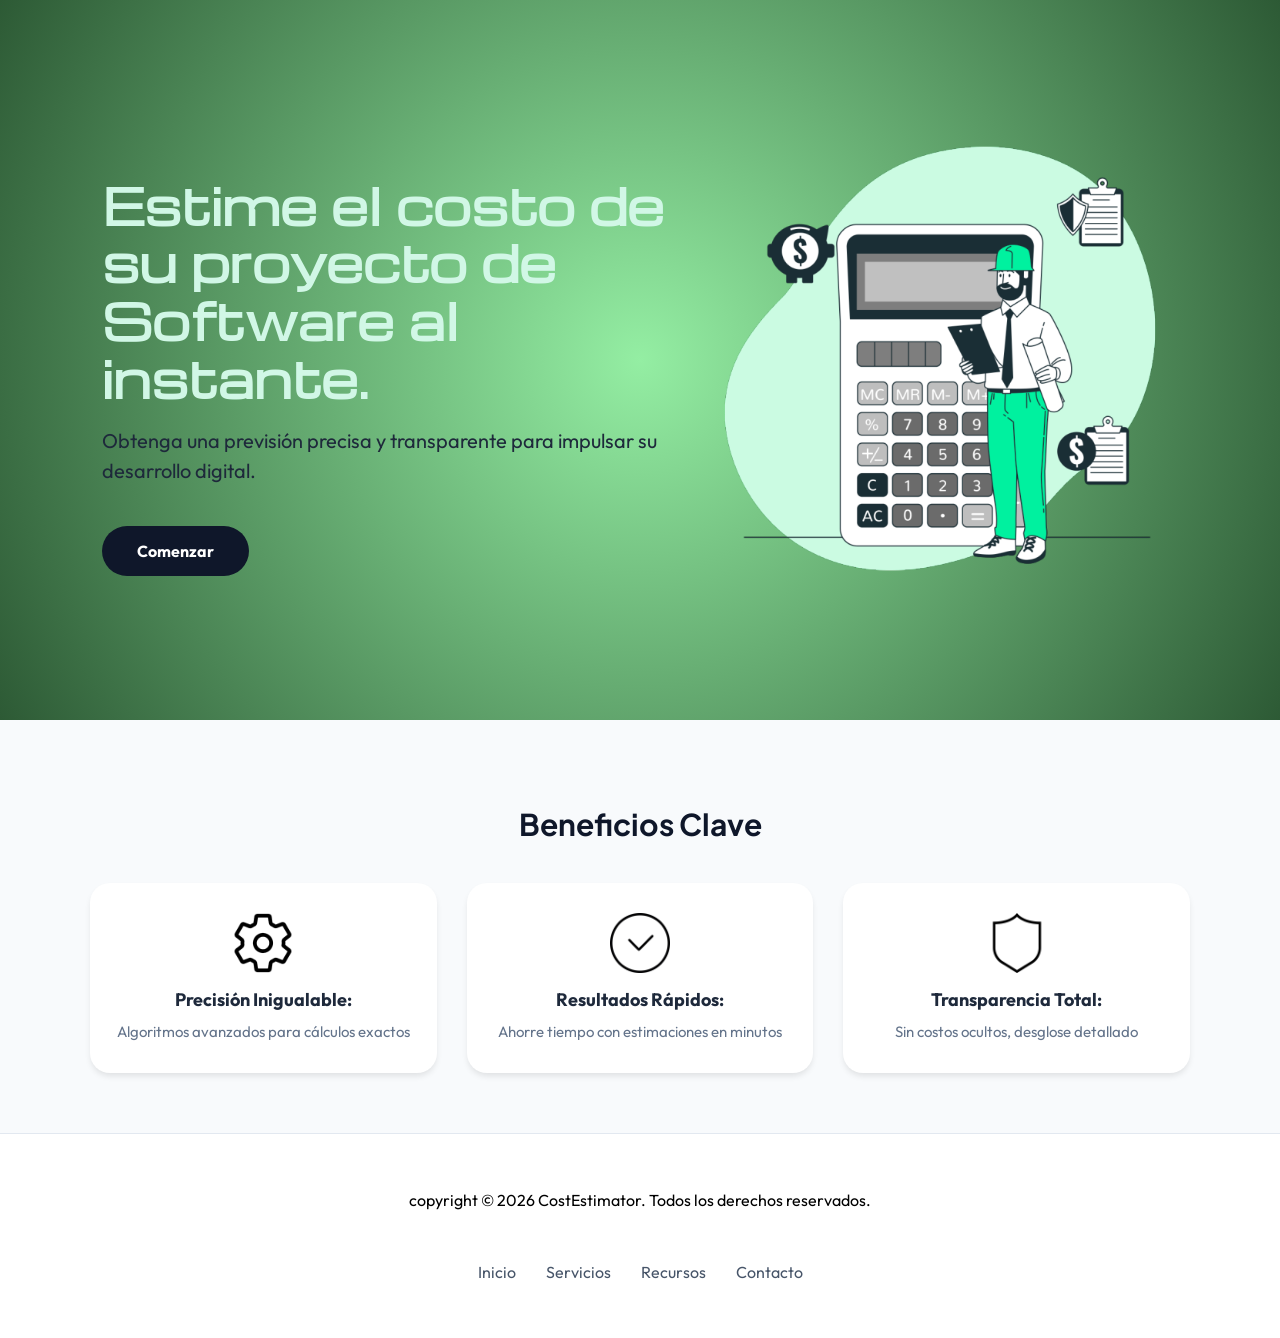
<file: index.html>
<!DOCTYPE html>
<html lang="es">
<head>
    <meta charset="UTF-8">
    <meta name="viewport" content="width=device-width, initial-scale=1.0">
    <title>CostEstimator</title>
    
    <link rel="stylesheet" href="estilos.css">
    <link rel="preconnect" href="https://fonts.googleapis.com">
    <link rel="preconnect" href="https://fonts.gstatic.com" crossorigin>
    <link href="https://fonts.googleapis.com/css2?family=Bricolage+Grotesque:opsz,wght@12..96,200..800&family=Michroma&family=Outfit:wght@100..900&family=Plus+Jakarta+Sans:wght@200..800&display=swap" rel="stylesheet">
</head>

<body>

    <header class="hero-container">
        <div class="hero-tittle">
            <h1>Estime el costo de su proyecto de Software al instante.</h1>
            <p>Obtenga una previsión precisa y transparente para impulsar su desarrollo digital.</p>
            <a href="/paso2.html" class="botoncomenzar">Comenzar</a>
        </div>

        <div class="illustration">
            <img src="imagenprincipal.webp" alt="ilustracion principal">
        </div>
    </header>

    <main> 
        <section class="beneficios">
            <h2>Beneficios Clave</h2>
            <ul class="lista-beneficios">
                <li>
                    <img src="icono1beneficios.webp" alt="icono precision">
                    <strong>Precisión Inigualable:</strong>
                    <p>Algoritmos avanzados para cálculos exactos</p>
                </li>
                <li>
                    <img src="icono2beneficios.png" alt="icono cronometro">
                    <strong>Resultados Rápidos:</strong>
                    <p>Ahorre tiempo con estimaciones en minutos</p>
                </li>
                <li>
                    <img src="icono3beneficios.png" alt="icono de seguridad">
                    <strong>Transparencia Total:</strong>
                    <p>Sin costos ocultos, desglose detallado</p>
                </li>
            </ul>
        </section> 
    </main>

    <footer>
        <div class="navprincipal">
            <p>copyright &copy; 2026 CostEstimator. Todos los derechos reservados.</p>
            <ul class="nav-linksprincipal"> 
                <li><a href="/Index.html">Inicio</a></li>
                <li><a href="/paso2.html">Servicios</a></li>
                <li><a href="/paso3.html">Recursos</a></li>
                <li><a href="/paso4.html">Contacto</a></li>
            </ul>
        </div>
    </footer>

</body>
</html>
</file>
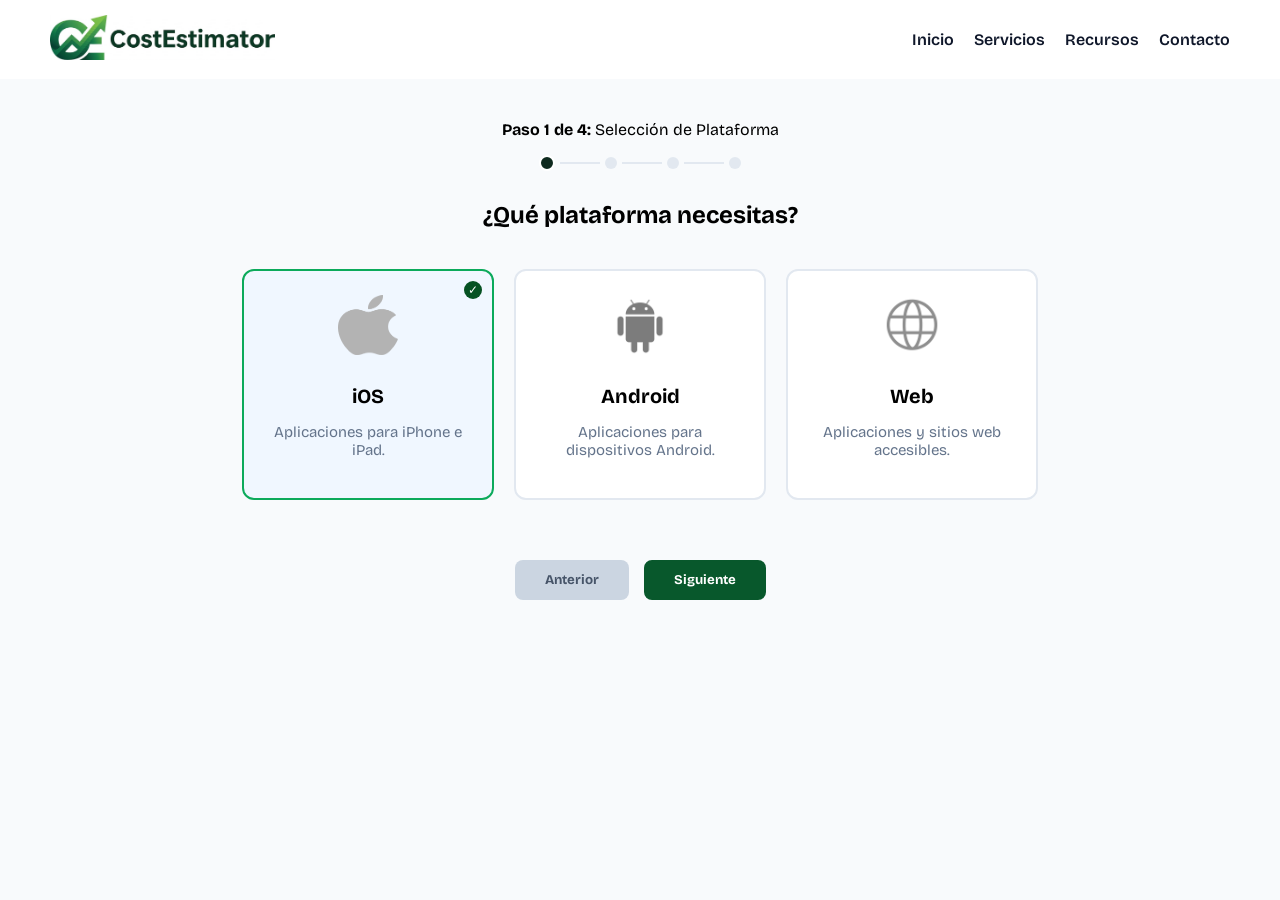
<file: paso2.html>
<!DOCTYPE html>
<html lang="es">
<head>
    <meta charset="UTF-8">
    <meta name="viewport" content="width=device-width, initial-scale=1.0">
    <title>CostEstimator - Paso 1</title>
    <link rel="stylesheet" href="estilospaso2.css">
    <link rel="preconnect" href="https://fonts.googleapis.com">
    <link rel="preconnect" href="https://fonts.gstatic.com" crossorigin>
    <link href="https://fonts.googleapis.com/css2?family=Bricolage+Grotesque:opsz,wght@12..96,200..800&display=swap" rel="stylesheet">
</head>

<body>

    <header>
        <div class="encabezado">
            <img src="logo.jpeg" alt="CostEstimator">
        </div>
        <nav class="navegacion">
            <ul class="enlaces-nav">
                <li><a href="/Index.html">Inicio</a></li>
                <li><a href="/paso2.html">Servicios</a></li>
                <li><a href="/paso3.html">Recursos</a></li>
                <li><a href="/paso4.html">Contacto</a></li>
            </ul>
        </nav>
    </header>

    <main class="cuestionario">
        <div class="contenedor-progreso">
            <p><strong>Paso 1 de 4:</strong> Selección de Plataforma</p>
            <div class="barra-progreso-ui">
                <span class="punto activo"></span>
                <span class="linea"></span>
                <span class="punto"></span>
                <span class="linea"></span>
                <span class="punto"></span>
                <span class="linea"></span>
                <span class="punto"></span>

            </div>
        </div>

        <section class="titulo-paso">
            <h1>¿Qué plataforma necesitas?</h1>
        </section>

        <section class="contenedor-tarjetas">
            
            <input type="radio" name="plataforma" id="ios" class="entrada-radio" checked>
            <label for="ios" class="tarjeta">
                <div class="marca-seleccion">✓</div>
                <img src="logoapple.png" alt="iOS">
                <h3>iOS</h3>
                <p>Aplicaciones para iPhone e iPad.</p>
            </label>

            <input type="radio" name="plataforma" id="android" class="entrada-radio">
            <label for="android" class="tarjeta">
                <div class="marca-seleccion">✓</div>
                <img src="icone-android-grise.png" alt="Android">
                <h3>Android</h3>
                <p>Aplicaciones para dispositivos Android.</p>
            </label>

            <input type="radio" name="plataforma" id="web" class="entrada-radio">
            <label for="web" class="tarjeta">
                <div class="marca-seleccion">✓</div>
                <img src="iconoweb.png" alt="Web">
                <h3>Web</h3>
                <p>Aplicaciones y sitios web accesibles.</p>
            </label>

        </section>

        <div class="controles">
            <a href="/Index.html" class="btn-anterior">Anterior</a>
             <a href="/paso3.html" class="btn-siguiente">Siguiente</a>
        </div>
    </main>

</body>
</html>
</file>
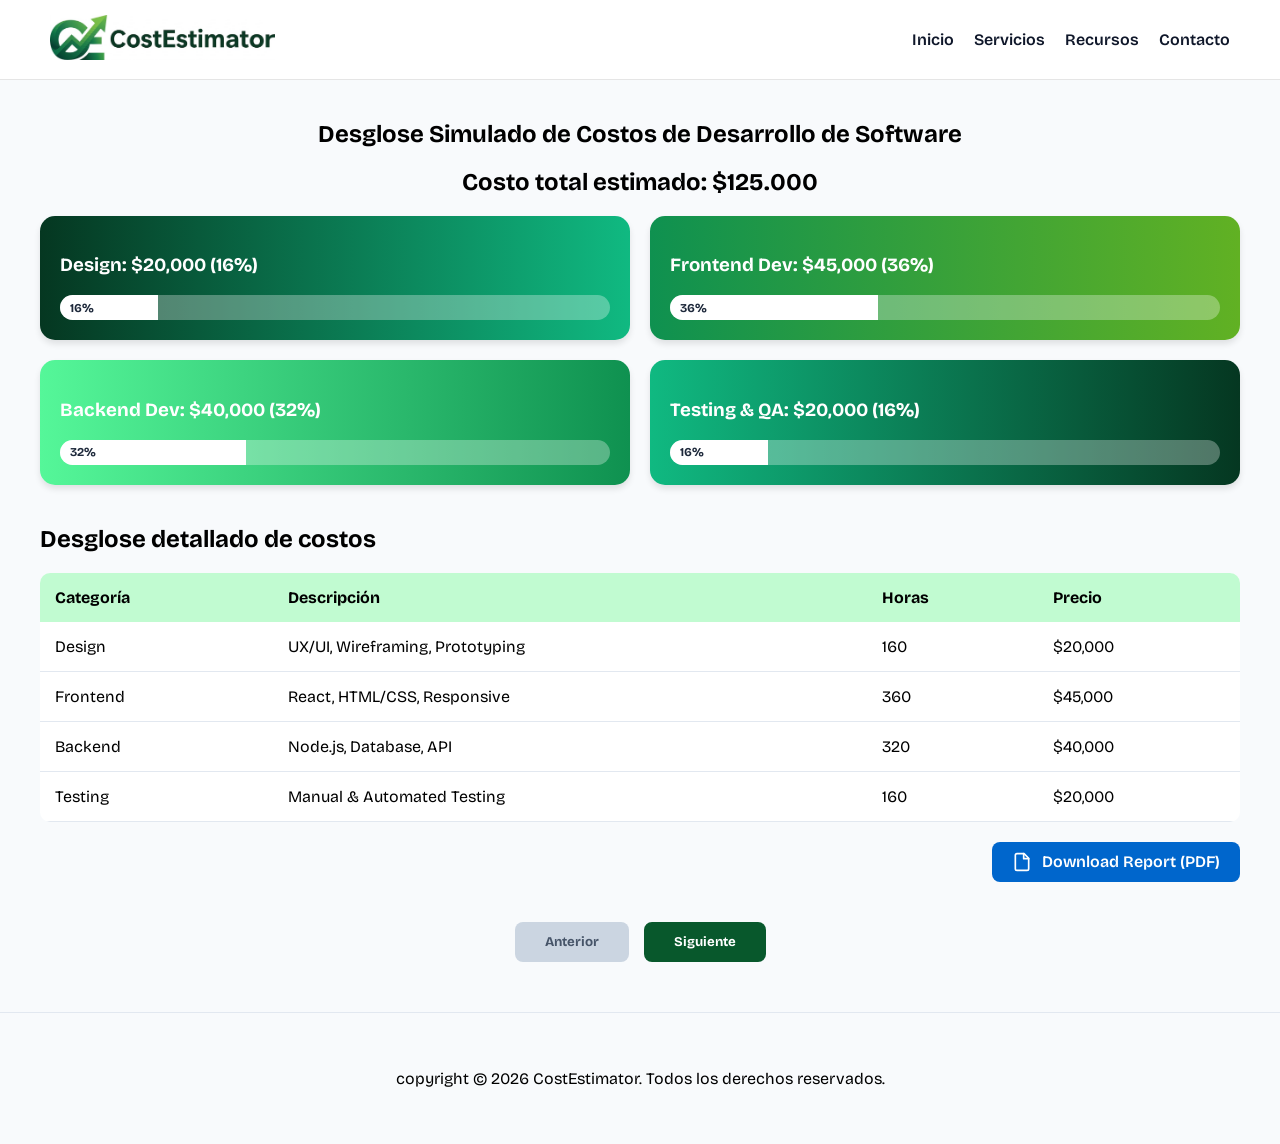
<file: paso3.html>
<!DOCTYPE html>
<html lang="en">
<head>
    <meta charset="UTF-8">
    <meta name="viewport" content="width=device-width, initial-scale=1.0">
    <title>CostEstimator - Recursos</title>
    <link rel="stylesheet" href="estilospaso3.css">
    <link rel="preconnect" href="https://fonts.googleapis.com">
    <link rel="preconnect" href="https://fonts.gstatic.com" crossorigin>
    <link href="https://fonts.googleapis.com/css2?family=Bricolage+Grotesque:opsz,wght@12..96,200..800&display=swap" rel="stylesheet">
</head>
<body>
    <header>
        <div class="encabezado">
            <img src="logo.jpeg" alt="CostEstimator">
        </div>
        <nav class="nav">
            <ul class="nav-links">
                <li><a href="/Index.html">Inicio</a></li>
                <li><a href="/paso2.html">Servicios</a></li>
                <li><a href="/paso3.html">Recursos</a></li>
                <li><a href="/paso4.html">Contacto</a></li>
            </ul>
        </nav>
    </header>

    <main class="container">
        <section class="title-simulador">
            <h1>Desglose Simulado de Costos de Desarrollo de Software</h1>
            <h2 class="total-cost">Costo total estimado: $125.000</h2>
        </section>

        <section class="grid-cards">
            <div class="card card-design">
                <h3>Design: $20,000 (16%)</h3>
                <div class="progress-bar"><div class="fill" style="width: 16%;">16%</div></div>
            </div>
            <div class="card card-frontend">
                <h3>Frontend Dev: $45,000 (36%)</h3>
                <div class="progress-bar"><div class="fill" style="width: 36%;">36%</div></div>
            </div>
            <div class="card card-backend">
                <h3>Backend Dev: $40,000 (32%)</h3>
                <div class="progress-bar"><div class="fill" style="width: 32%;">32%</div></div>
            </div>
            <div class="card card-testing">
                <h3>Testing & QA: $20,000 (16%)</h3>
                <div class="progress-bar"><div class="fill" style="width: 16%;">16%</div></div>
            </div>
        </section>

        <section class="detalle-section">
            <h2>Desglose detallado de costos</h2>
            <table class="tabla-detalle">
                <thead>
                    <tr>
                        <th>Categoría</th>
                        <th>Descripción</th>
                        <th>Horas</th>
                        <th>Precio</th>
                    </tr>
                </thead>
                <tbody>
                    <tr><td>Design</td><td>UX/UI, Wireframing, Prototyping</td><td>160</td><td>$20,000</td></tr>
                    <tr><td>Frontend</td><td>React, HTML/CSS, Responsive</td><td>360</td><td>$45,000</td></tr>
                    <tr><td>Backend</td><td>Node.js, Database, API</td><td>320</td><td>$40,000</td></tr>
                    <tr><td>Testing</td><td>Manual & Automated Testing</td><td>160</td><td>$20,000</td></tr>
                </tbody>
            </table>

            <div class="download-container">
                <a href="costoestimado.pdf" download class="btn-pdf">
                    <svg xmlns="http://www.w3.org/2000/svg" width="20" height="20" viewBox="0 0 24 24" fill="none" stroke="currentColor" stroke-width="2" stroke-linecap="round" stroke-linejoin="round"><path d="M14.5 2H6a2 2 0 0 0-2 2v16a2 2 0 0 0 2 2h12a2 2 0 0 0 2-2V7.5L14.5 2z"/><polyline points="14 2 14 8 20 8"/></svg>
                    Download Report (PDF)
                </a>
            </div>

        <div class="controles">
            <a href="/paso2.html" class="btn-anterior">Anterior</a>
             <a href="/paso4.html" class="btn-siguiente">Siguiente</a>
        </div>

        </section>

    </main>

    <footer>
        <div class="navprincipal">
            <p>copyright &copy; 2026 CostEstimator. Todos los derechos reservados.</p
</file>
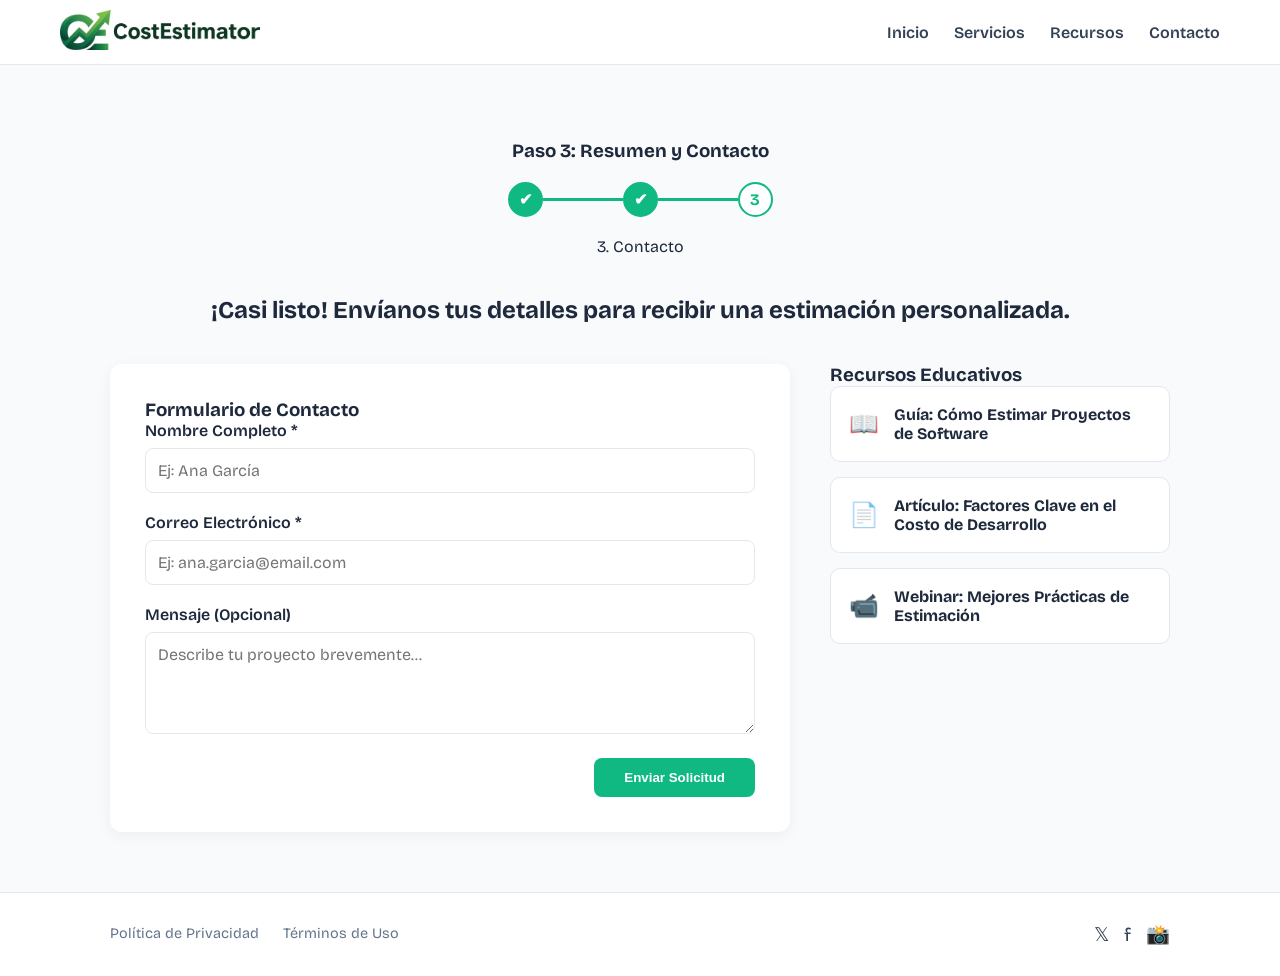
<file: paso4.html>
<!DOCTYPE html>
<html lang="es">
<head>
    <meta charset="UTF-8">
    <meta name="viewport" content="width=device-width, initial-scale=1.0">
    <title>CostEstimator - Contacto</title>
    <link rel="stylesheet" href="estilospaso4.css">

    <link rel="preconnect" href="https://fonts.googleapis.com">
    <link rel="preconnect" href="https://fonts.gstatic.com" crossorigin>
    <link href="https://fonts.googleapis.com/css2?family=Bricolage+Grotesque:opsz,wght@12..96,200..800&display=swap" rel="stylesheet">
</head>
<body>

<header>

    <div class="contenedor-header">
        <div class="logotipo">
            <img src="logo.jpeg" alt="CostEstimator">
        </div>
        <nav>
            <ul class="enlaces-navegacion">
                <li><a href="/Index.html">Inicio</a></li>
                <li><a href="/paso2.html">Servicios</a></li>
                <li><a href="/paso3.html">Recursos</a></li>
                <li><a href="/paso4.html">Contacto</a></li>
            </ul>
        </nav>
    </div>

</header>

<main class="contenedor-principal">
    <section class="indicador-pasos">
        <h3>Paso 3: Resumen y Contacto</h3>

        <div class="barra-progreso">
            <div class="paso completado"><span>✔</span></div>
            <div class="linea completada"></div>
            <div class="paso completado"><span>✔</span></div>
            <div class="linea completada"></div>
            <div class="paso activo">3</div>
        </div>
        <p class="etiqueta-paso">3. Contacto</p>
    </section>

    <section class="texto-introduccion">
        <h2>¡Casi listo! Envíanos tus detalles para recibir una estimación personalizada.</h2>
    </section>

    <div class="cuadricula-principal">
        <section class="contenedor-formulario">
            <h3>Formulario de Contacto</h3>
            <form action="#">
                <div class="grupo-formulario">
                    <label for="nombre">Nombre Completo *</label>
                    <input type="text" id="nombre" name="nombre" placeholder="Ej: Ana García" required>
                </div>
                <div class="grupo-formulario">
                    <label for="correo">Correo Electrónico *</label>
                    <input type="email" id="correo" name="correo" placeholder="Ej: ana.garcia@email.com" required>
                </div>
                <div class="grupo-formulario">
                    <label for="mensaje">Mensaje (Opcional)</label>
                    <textarea id="mensaje" name="mensaje" rows="4" placeholder="Describe tu proyecto brevemente..."></textarea>
                </div>
                <div class="pie-formulario">
                    <button type="submit" class="boton-enviar">Enviar Solicitud</button>
                </div>
            </form>
        </section>

        <aside class="barra-lateral-recursos">
            <h3>Recursos Educativos</h3>
            <div class="tarjeta-recurso">
                <div class="caja-icono">📖</div>
                <div class="info-recurso">
                    <h4>Guía: Cómo Estimar Proyectos de Software</h4>
                </div>
            </div>
            <div class="tarjeta-recurso">
                <div class="caja-icono">📄</div>
                <div class="info-recurso">
                    <h4>Artículo: Factores Clave en el Costo de Desarrollo</h4>
                </div>
            </div>
            <div class="tarjeta-recurso">
                <div class="caja-icono">📹</div>
                <div class="info-recurso">
                    <h4>Webinar: Mejores Prácticas de Estimación</h4>
                </div>
            </div>
        </aside>
    </div>
</main>

<footer>
    <div class="contenido-footer">
        <div class="footer-izquierda">
            <a href="#">Política de Privacidad</a>
            <a href="#">Términos de Uso</a>
        </div>
        <div class="footer-derecha">
            <div class="iconos-sociales">
                <a href="#" class="icono-social">𝕏</a>
                <a href="#" class="icono-social">f</a>
                <a href="#" class="icono-social">📸</a>
            </div>
        </div>
    </div>
</footer>

</body>
</html>
</file>
<file: estilos.css>
body {
    margin: 0;
    padding: 0;
    font-family: 'Outfit', sans-serif;
    background-color: #ffffff;
    overflow-x: hidden; /* evita desp horizontal */
}

.hero-container {
    display: flex;
    justify-content: space-between; /* separa a extremos */
    align-items: center;
    background: radial-gradient(circle at center, #94eea3 0%, #2d5a35 100%);
    padding: 80px 8%;
    min-height: 80vh;
    box-sizing: border-box; 
}

.hero-tittle {
    max-width: 600px;
}

.hero-tittle h1 {
    font-size: 48px;
    font-family: 'Michroma', sans-serif;
    color: #d1f7e6;
    line-height: 1.2;
    margin-bottom: 20px;
    word-wrap: break-word; /* permite romper palabras largas */
}

.hero-tittle p {
    font-size: 20px;
    color: #1e293b; 
    margin-bottom: 40px;
    line-height: 1.5;
}

.illustration {
    max-width: 500px;
    width: 100%;
}

.illustration img {
    width: 100%;
    height: auto;
    animation: flotar 4s ease-in-out infinite;
}

@keyframes flotar {
    0%, 100% { transform: translateY(0px); }
    50% { transform: translateY(-20px); }
}

.botoncomenzar {
    display: inline-block;
    padding: 15px 35px;
    background-color: #0f172a;
    color: #fff;
    text-decoration: none;
    border-radius: 50px;
    font-weight: bold; /* negrita */
    transition: all 0.3s ease;
}

.botoncomenzar:hover {
    transform: scale(1.05);
    background-color: #1e293b;
}

.beneficios {
    padding: 60px 5%;
    text-align: center;
    background-color: #f8fafc;
}

.beneficios h2 {
    font-size: 30px;
    font-family: 'Plus Jakarta Sans', sans-serif;
    margin-bottom: 40px;
    color: #0f172a;
}

.lista-beneficios {
    display: flex;
    justify-content: center;
    gap: 30px;
    list-style: none;
    padding: 0;
    margin: 0 auto;
    max-width: 1100px;
}

.lista-beneficios li {
    background: white;
    padding: 30px 20px;
    border-radius: 20px;
    box-shadow: 0 4px 6px -1px rgba(0, 0, 0, 0.1);
    flex: 1;
    display: flex;
    flex-direction: column;
    align-items: center;
    transition: transform 0.3s ease;
}

.lista-beneficios li:hover {
    transform: translateY(-10px);
}

.lista-beneficios img {
    width: 60px;
    height: auto;
    margin-bottom: 15px;
}

.lista-beneficios strong {
    display: block;
    font-size: 18px;
    margin-bottom: 10px;
    color: #1e293b;
}

.lista-beneficios p {
    font-size: 15px;
    color: #64748b;
    margin: 0;
    line-height: 1.5;
}

footer {
    padding: 40px 8%;
    border-top: 1px solid #e2e8f0;
}

.navprincipal {
    display: flex;
    flex-direction: column;
    align-items: center;
    gap: 20px;
}

.nav-linksprincipal {
    display: flex;
    gap: 30px;
    list-style: none;
    padding: 0;
}

.nav-linksprincipal a {
    text-decoration: none;
    color: #475569;
}

@media (max-width: 1024px) {
    .hero-container {
        padding: 60px 5%;
    }
    .hero-tittle h1 { font-size: 36px; }
}

@media (max-width: 768px) {
    .hero-container {
        flex-direction: column;
        text-align: center;
        padding: 60px 5%;
    }

    .hero-tittle { 
        margin-bottom: 40px; 
        width: 100%;
    }

    .hero-tittle h1 {
        font-size: 28px;
        margin-left: auto;
        margin-right: auto;
    }

    .hero-tittle p {
        font-size: 18px;
        margin-left: auto;
        margin-right: auto;
    }
    
    .illustration { max-width: 300px; }

    .lista-beneficios {
        flex-direction: column;
        align-items: center;
        gap: 20px;
    }

    .lista-beneficios li {
        width: 100%;
        max-width: 400px;
        box-sizing: border-box;
    }
}

@media (max-width: 480px) {
    .hero-container {
        padding: 40px 15px;
    }

    .hero-tittle h1 { 
        font-size: 24px; 
    }
    
    .beneficios {
        padding: 40px 15px;
    }

    .nav-linksprincipal {
        flex-direction: column;
        gap: 10px;
    }
}
</file>
<file: estilospaso2.css>
/* -----------------------------------------------------------
   ESTILOS GENERALES Y TIPOGRAFIA
----------------------------------------------------------- */
body {
    margin: 0;
    padding: 0;
    font-family: 'Bricolage Grotesque', sans-serif;
    background-color: #f8fafc;
}

/* -----------------------------------------------------------
   NAVEGACION Y ENCABEZADO
----------------------------------------------------------- */
header { 
    width: 100%; 
    display: flex; 
    justify-content: space-between;
    align-items: center;
    position: fixed; /*fija el header */
    top: 0; /* siempre en la parte superior */
    z-index: 1000; /* asegura que esté por encima de otros elementos */
    padding: 15px 50px;
    background-color: #ffffff;
    box-sizing: border-box;
}

.encabezado img {
    height: 45px;
    width: auto;
}

.enlaces-nav { 
    list-style: none;
    display: flex; 
    gap: 20px;
    margin: 0;
    padding: 0;
}

.enlaces-nav a { 
    text-decoration: none; 
    color: #0f172a;
    font-weight: 600; 
    font-size: 16px;
    transition: all 0.3s ease;
    display: inline-block;
}

.enlaces-nav a:hover {
    color: #008848;
    transform: translateY(-2px);
}

/* -----------------------------------------------------------
   BARRA DE PROGRESO Y CONTENEDOR PRINCIPAL
----------------------------------------------------------- */
.cuestionario {
    margin-top: 120px;
    text-align: center;
    padding: 0 20px;
}

.contenedor-progreso {
    margin-bottom: 30px;
}

.barra-progreso-ui {
    display: flex;
    align-items: center;
    justify-content: center;
    gap: 5px;
    margin-top: 10px;
}

.punto {
    width: 12px;
    height: 12px;
    border-radius: 50%;
    background: #e2e8f0;
}

.punto.activo {
    background: #0f2a1f;
    border: 2px solid #ffffff;
}

.linea {
    width: 40px;
    height: 2px;
    background: #e2e8f0;
}

/* -----------------------------------------------------------
   ESTRUCTURA DE TARJETAS Y RADIOS OCULTOS
----------------------------------------------------------- */
.contenedor-tarjetas {
    display: flex;
    justify-content: center;
    flex-wrap: wrap; /* responsive */
    gap: 20px;
    padding: 20px;
    max-width: 1000px;
    margin: 0 auto;
}

.entrada-radio {
    display: none;
}

.tarjeta {
    background: white;
    border: 2px solid #e2e8f0;
    padding: 1.5rem;
    border-radius: 12px;
    width: 200px;
    transition: all 0.3s ease;
    cursor: pointer;
    position: relative;
    display: block;
}

.tarjeta:hover {
    border-color: #cbd5e1;
    transform: scale(1.02);
}

.tarjeta img {
    width: 60px;
    height: 60px;
    margin-bottom: 15px;
}

.tarjeta h3 {
    margin: 10px 0;
    font-size: 20px;
}

.tarjeta p {
    font-size: 15px;
    color: #64748b;
}

/* -----------------------------------------------------------
                   LOGICA DE SELECCION 
----------------------------------------------------------- */
.entrada-radio:checked + .tarjeta {
    border-color: #0caa5b;
    background-color: #f0f7ff;
}

.marca-seleccion {
    display: none;
    position: absolute;
    top: 10px;
    right: 10px;
    background: #065223;
    color: white;
    border-radius: 50%;
    width: 18px;
    height: 18px;
    font-size: 12px;
    line-height: 18px;
    text-align: center;
}

.entrada-radio:checked + .tarjeta .marca-seleccion {
    display: block;
}

/* -----------------------------------------------------------
   BOTONES DE CONTROL
----------------------------------------------------------- */
.controles {
    margin-top: 40px;
    display: flex;
    justify-content: center;
    gap: 15px;
    align-items: center;
    margin-bottom: 50px;
}

.btn-anterior {
    padding: 12px 30px;
    border-radius: 8px;
    text-decoration: none;
    background: #cbd5e1;
    color: #475569;
    font-weight: bold;
    font-size: 13.3px;
    cursor: pointer;
    transition: background 0.3s ease;
}

.btn-anterior:hover {
    background: #94a3b8;
}

.btn-siguiente {
    padding: 12px 30px;
    border-radius: 8px;
    border: none;
    background: #08582c;
    color: white;
    font-weight: bold;
    font-size: 13.3px;
    cursor: pointer;
    transition: background 0.3s ease;
    text-decoration: none;
}

.btn-siguiente:hover {
    background: #1ca56c;
}

/* -----------------------------------------------------------
                   DISEÑO RESPONSIVE 
----------------------------------------------------------- */
@media (max-width: 768px) {
    header {
        padding: 15px 20px;
        flex-direction: column;
        gap: 10px;
        position: relative;
    }

    .cuestionario {
        margin-top: 30px;
    }

    .enlaces-nav {
        gap: 10px;
    }

    .enlaces-nav a {
        font-size: 14px;
    }

    .linea {
        width: 20px;
    }

    .tarjeta {
        width: 100%;
        max-width: 300px;
    }
}

@media (max-width: 480px) {
    .titulo-paso h1 {
        font-size: 22px;
    }

    .controles {
        flex-direction: column;
        width: 100%;
    }

    .btn-anterior, .btn-siguiente {
        width: 100%;
        box-sizing: border-box;
        text-align: center;
    }
}
</file>
<file: estilospaso3.css>
body {
    margin: 0;
    padding: 0;
    font-family: 'Bricolage Grotesque', sans-serif;
    background-color: #f8fafc;
}

header { 
    width: 100%; 
    display: flex; 
    justify-content: space-between;
    align-items: center;
    position: fixed; 
    top: 0; 
    z-index: 1000; 
    padding: 15px 50px;
    background-color: #ffffff;
    border-bottom: 1px solid rgba(0, 0, 0, 0.1);
    box-sizing: border-box;
}

.encabezado img {
    height: 45px;
    width: auto;
}

.nav-links { 
    list-style: none;
    display: flex; 
    gap: 20px;
    margin: 0;
    padding: 0;
}

.nav-links a { 
    text-decoration: none; 
    color: #0f172a;
    font-weight: 600; 
    font-size: 16px;
    transition: color 0.3s;
}

.nav-links a:hover {
    color: #10b981; 
}

.container {
    padding-top: 100px; 
    max-width: 1200px;
    margin: 0 auto;
    padding-left: 20px;
    padding-right: 20px;
}

.title-simulador { 
    width: 100%;
    text-align: center;
}

.grid-cards {
    display: grid;
    grid-template-columns: repeat(2, 1fr);
    gap: 20px;
    margin-bottom: 40px;
}

.card {
    border-radius: 15px;
    padding: 20px;
    color: white;
    box-shadow: 0 4px 6px rgba(0,0,0,0.1);
    transition: transform 0.3s, box-shadow 0.3s;
}

.card:hover {
    transform: scale(1.03);
    box-shadow: 0 10px 20px rgba(0,0,0,0.2);
}

.card-design { background: linear-gradient(90deg, #053721, #10b981); }
.card-frontend { background: linear-gradient(90deg, #0f9150, #61b123); }
.card-backend { background: linear-gradient(90deg, #55f799, #0f9150); }
.card-testing { background: linear-gradient(90deg, #10b981, #053721); }

.progress-bar {
    background: rgba(255, 255, 255, 0.3);
    border-radius: 20px;
    height: 25px;
    margin-top: 10px;
    overflow: hidden;
}

.fill {
    background: white;
    height: 100%;
    display: flex;
    align-items: center;
    padding-left: 10px;
    color: #1e293b;
    font-size: 12px;
    font-weight: bold;
}

.tabla-detalle {
    width: 100%;
    border-collapse: collapse;
    background: white;
    border-radius: 10px;
    overflow: hidden;
}

.tabla-detalle th {
    background-color: #5ff48963;
    padding: 15px;
    text-align: left;
}

.tabla-detalle td {
    padding: 15px;
    border-bottom: 1px solid #e2e8f0;
}

.download-container {
    display: flex;
    justify-content: flex-end;
    margin: 20px 0;
}

.btn-pdf {
    display: inline-flex;
    align-items: center;
    gap: 10px;
    background-color: #0066cc;
    color: white;
    text-decoration: none;
    padding: 10px 20px;
    border-radius: 8px;
    font-weight: 600;
}

footer {
    padding: 40px 20px;
    text-align: center;
    border-top: 1px solid #e2e8f0;
}

.nav-linksprincipal {
    display: flex;
    justify-content: center;
    gap: 20px;
    list-style: none;
    padding: 0;
}

.nav-linksprincipal a {
    text-decoration: none;
    color: #475569;
}

/* -----------------------------------------------------------
   BOTONES DE CONTROL
----------------------------------------------------------- */
.controles {
    margin-top: 40px;
    display: flex;
    justify-content: center;
    gap: 15px;
    align-items: center;
    margin-bottom: 50px;
}

.btn-anterior {
    padding: 12px 30px;
    border-radius: 8px;
    text-decoration: none;
    background: #cbd5e1;
    color: #475569;
    font-weight: bold;
    font-size: 13.3px;
    cursor: pointer;
    transition: background 0.3s ease;
}

.btn-anterior:hover {
    background: #94a3b8;
}

.btn-siguiente {
    padding: 12px 30px;
    border-radius: 8px;
    border: none;
    background: #08582c;
    color: white;
    font-weight: bold;
    font-size: 13.3px;
    cursor: pointer;
    transition: background 0.3s ease;
    text-decoration: none;
}

.btn-siguiente:hover {
    background: #1ca56c;
}


@media (max-width: 768px) {
    header {
        position: static;
        flex-direction: column;
        padding: 15px;
    }
    .nav-links {
        margin-top: 10px;
        gap: 10px;
    }
    .container {
        padding-top: 20px;
    }
    .grid-cards {
        grid-template-columns: 1fr;
    }
    .detalle-section {
        overflow-x: auto;
    }
    .tabla-detalle {
        min-width: 500px;
    }
    .download-container {
        justify-content: center;
    }
}
</file>
<file: estilospaso4.css>
* {
    box-sizing: border-box;
    margin: 0;
    padding: 0;
}

body {
    font-family: 'Bricolage Grotesque', sans-serif;
    background-color: #f8fafc;
    color: #1e293b;
}

header {
    background: #fff;
    border-bottom: 1px solid #e2e8f0;
    position: fixed;
    width: 100%;
    top: 0;
    z-index: 1000;
    padding: 10px 0;
}

.contenedor-header {
    max-width: 1200px;
    margin: 0 auto;
    display: flex;
    justify-content: space-between;
    align-items: center;
    padding: 0 20px;
}

.logotipo img {
    height: 40px;
}

.enlaces-navegacion {
    display: flex;
    list-style: none;
    gap: 25px;
}

.enlaces-navegacion a {
    text-decoration: none;
    color: #334155;
    font-weight: 600;
    transition: color 0.3s ease;
}

.enlaces-navegacion a:hover {
    color: #10b981;
}

.contenedor-principal {
    max-width: 1100px;
    margin: 140px auto 60px;
    padding: 0 20px;
}

.indicador-pasos {
    text-align: center;
    margin-bottom: 40px;
}

.titulo-paso {
    font-size: 2.2rem;
    margin-bottom: 10px;
}

.barra-progreso {
    display: flex;
    align-items: center;
    justify-content: center;
    margin: 20px 0;
}

.paso {
    width: 35px;
    height: 35px;
    border-radius: 50%;
    display: flex;
    align-items: center;
    justify-content: center;
    font-weight: bold;
    border: 2px solid #e2e8f0;
    background: white;
}

.paso.completado {
    background-color: #10b981;
    border-color: #10b981;
    color: white;
}

.paso.activo {
    border-color: #10b981;
    color: #10b981;
}

.linea {
    height: 3px;
    width: 80px;
    background: #e2e8f0;
}

.linea.completada {
    background: #10b981;
}

.texto-introduccion {
    text-align: center;
    margin-bottom: 40px;
}

.cuadricula-principal {
    display: grid;
    grid-template-columns: 2fr 1fr;
    gap: 40px;
}

.contenedor-formulario {
    background: white;
    padding: 35px;
    border-radius: 12px;
    box-shadow: 0 4px 15px rgba(0,0,0,0.05);
}

.grupo-formulario {
    margin-bottom: 20px;
}

.grupo-formulario label {
    display: block;
    margin-bottom: 8px;
    font-weight: 600;
}

.grupo-formulario input:user-invalid {
    border-color: #e74c3c; 
    background-color: #fdf2f2;
  }
  
  .grupo-formulario input:user-valid {
    border-color: #2ecc71; 
    background-color: #f4fbf7;
  }

.grupo-formulario input, 
.grupo-formulario textarea {
    width: 100%;
    padding: 12px;
    border: 1px solid #e2e8f0;
    border-radius: 8px;
    font-family: inherit;
    font-size: 1rem;
}

.pie-formulario {
    display: flex;
    justify-content: flex-end;
}

.boton-enviar {
    background: #10b981;
    color: white;
    border: none;
    padding: 12px 30px;
    border-radius: 8px;
    font-weight: 600;
    cursor: pointer;
    transition: transform 0.2s ease, background 0.3s ease;
}

.boton-enviar:hover {
    background: #059669;
    transform: scale(1.05);
}

.tarjeta-recurso {
    background: #fff;
    padding: 18px;
    border-radius: 10px;
    border: 1px solid #e2e8f0;
    display: flex;
    align-items: center;
    gap: 15px;
    margin-bottom: 15px;
    transition: transform 0.3s ease, box-shadow 0.3s ease, border-color 0.3s ease;
    cursor: pointer;
}

.tarjeta-recurso:hover {
    transform: scale(1.05);
    box-shadow: 0 8px 20px rgba(0,0,0,0.1);
    border-color: #10b981;
}

.caja-icono {
    font-size: 1.5rem;
}

footer {
    border-top: 1px solid #e2e8f0;
    padding: 30px 0;
    background: #fff;
    margin-top: 50px;
}

.contenido-footer {
    max-width: 1100px;
    margin: 0 auto;
    display: flex;
    justify-content: space-between;
    padding: 0 20px;
}

.footer-izquierda a {
    text-decoration: none;
    color: #64748b;
    margin-right: 20px;
    font-size: 0.9rem;
}

.iconos-sociales {
    display: flex;
    gap: 15px;
}

.icono-social {
    text-decoration: none;
    color: #334155;
    font-size: 1.2rem;
}

@media (max-width: 768px) {
    .cuadricula-principal {
        grid-template-columns: 1fr;
    }
    .linea {
        width: 30px;
    }
    .contenedor-header {
        flex-direction: column;
        gap: 10px;
    }
}
</file>
